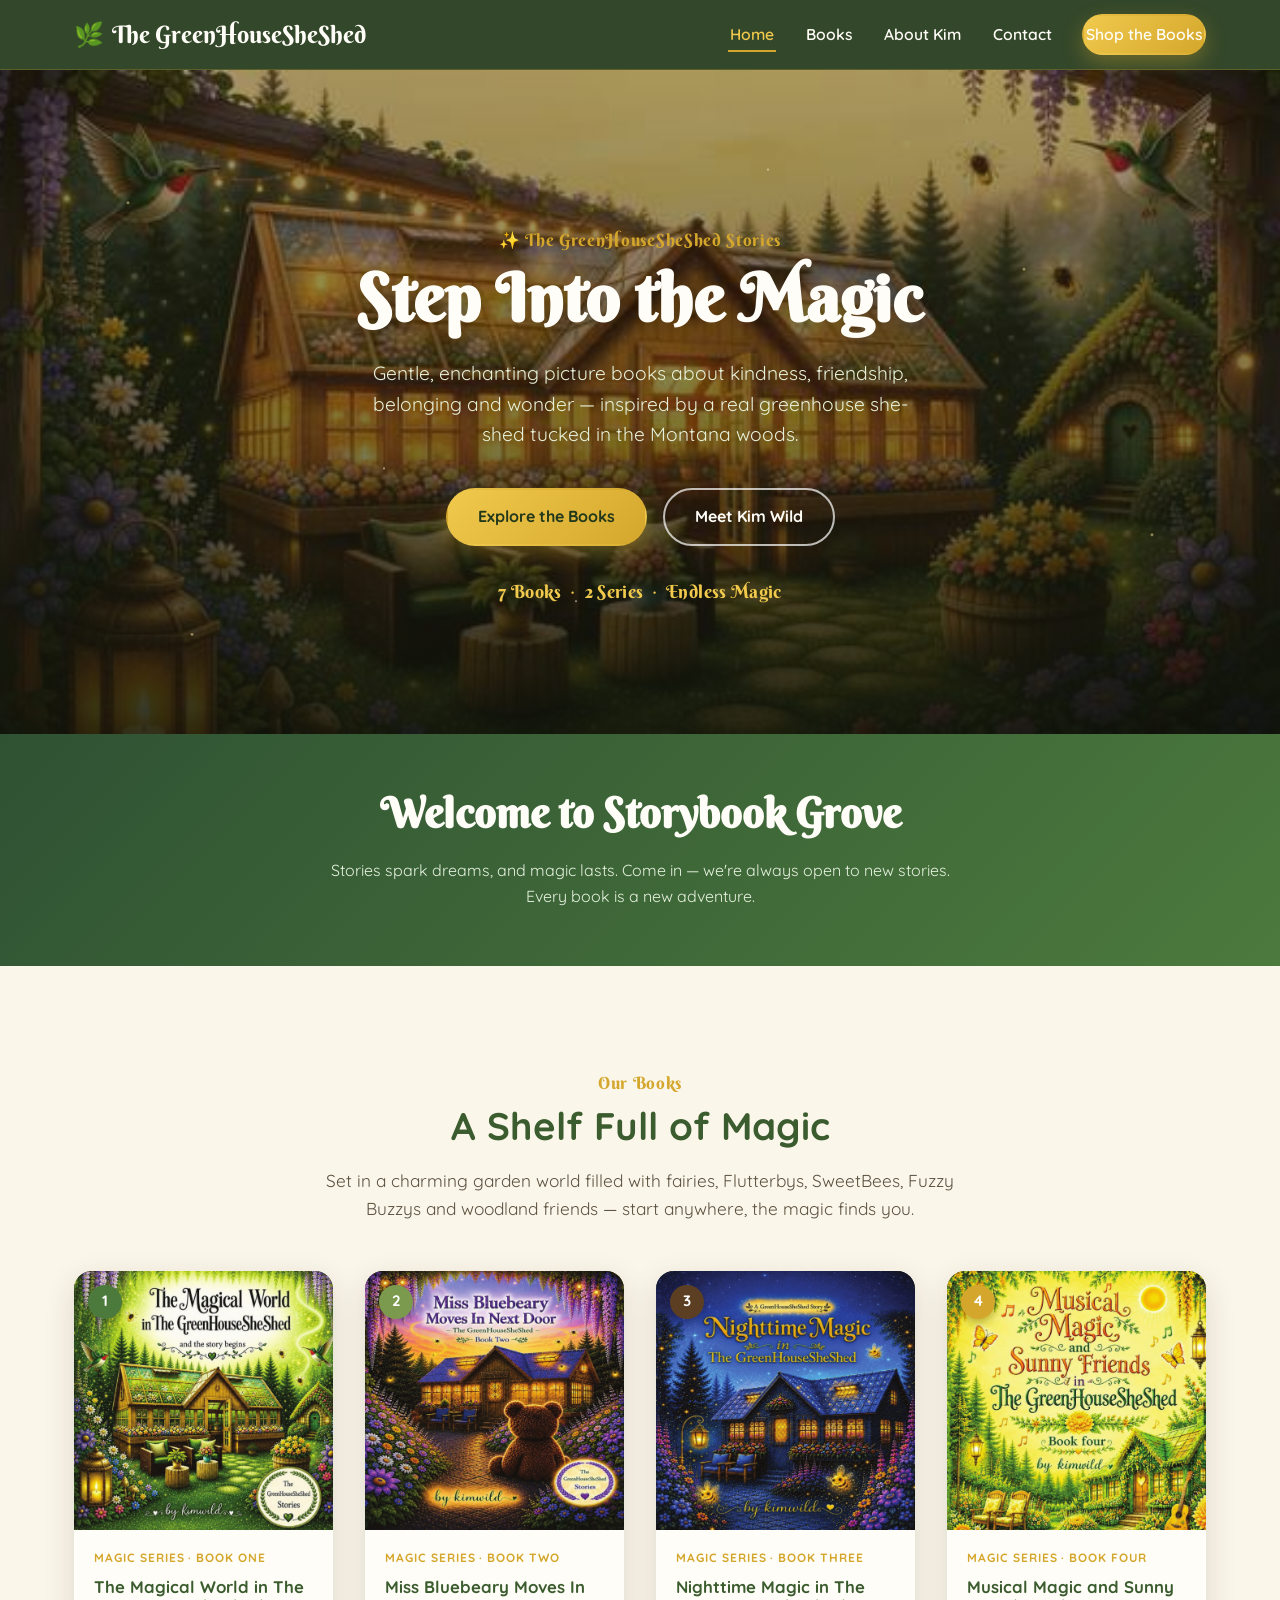
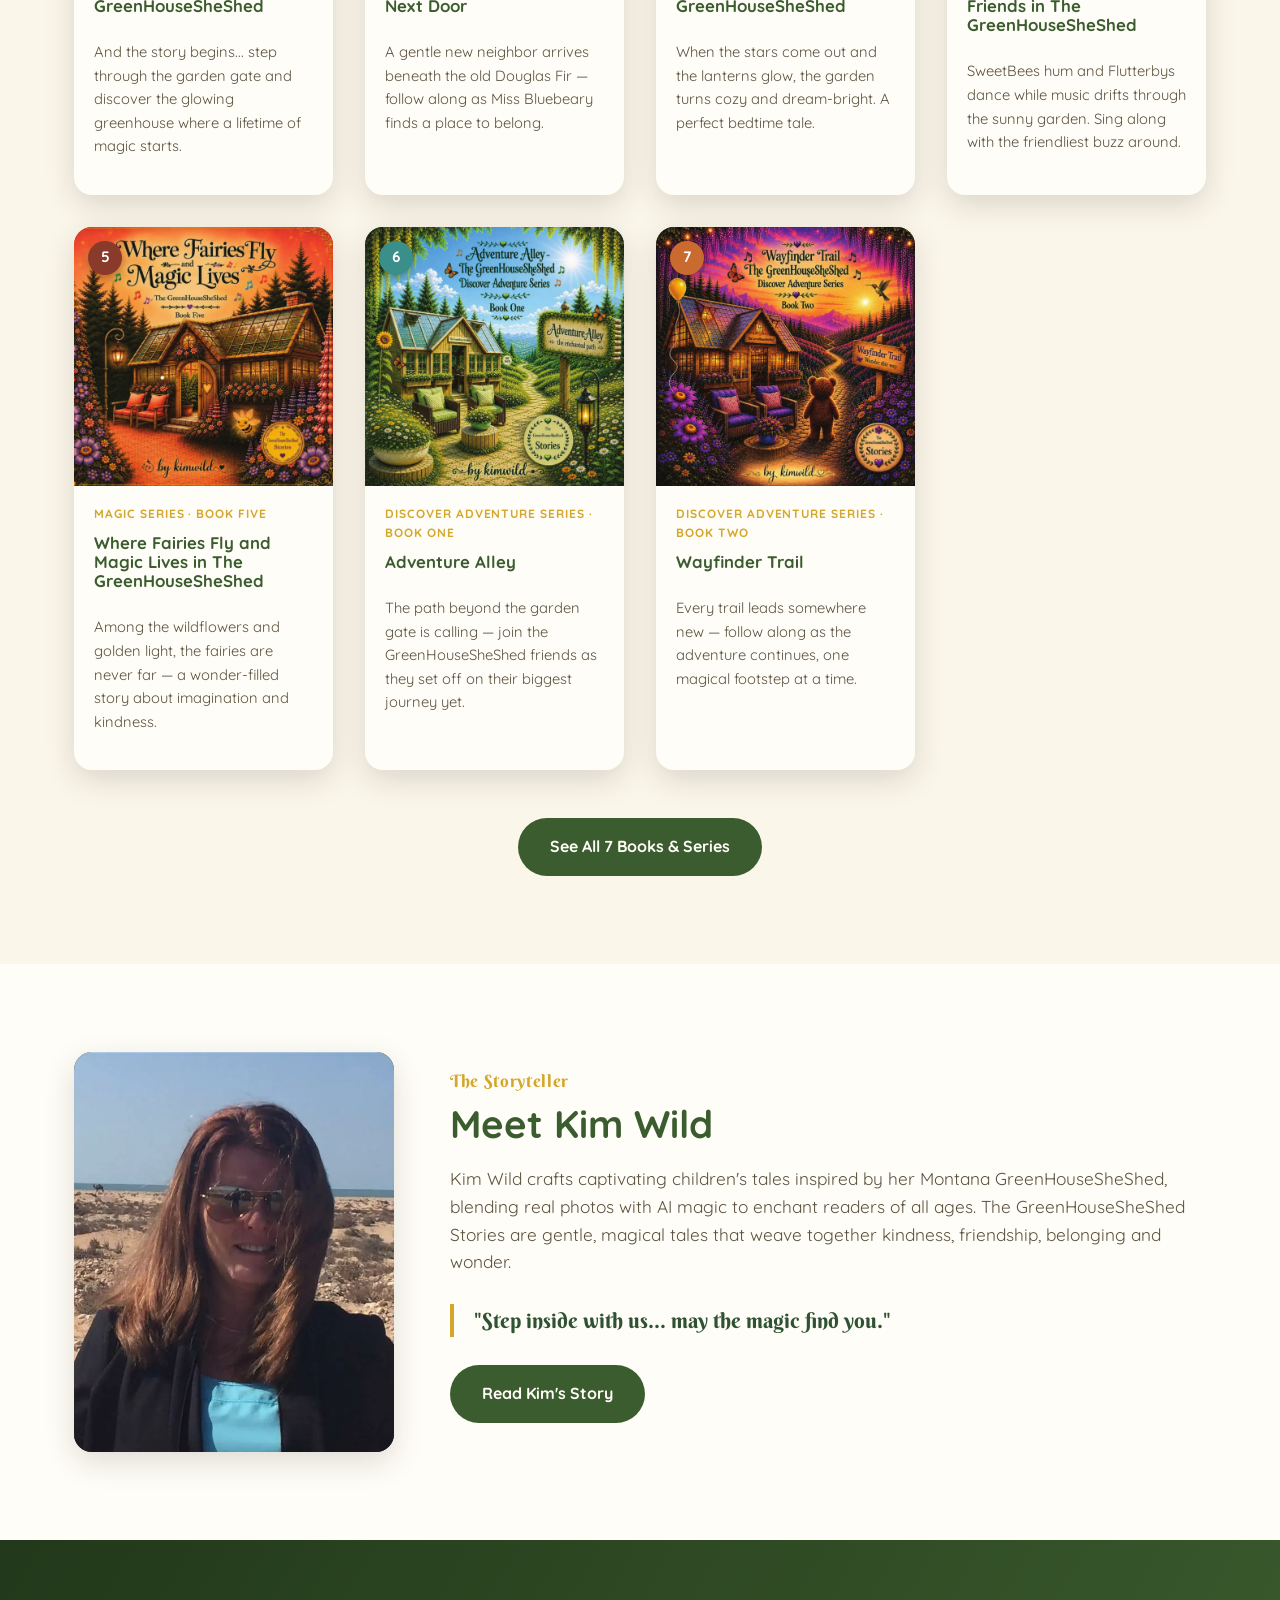
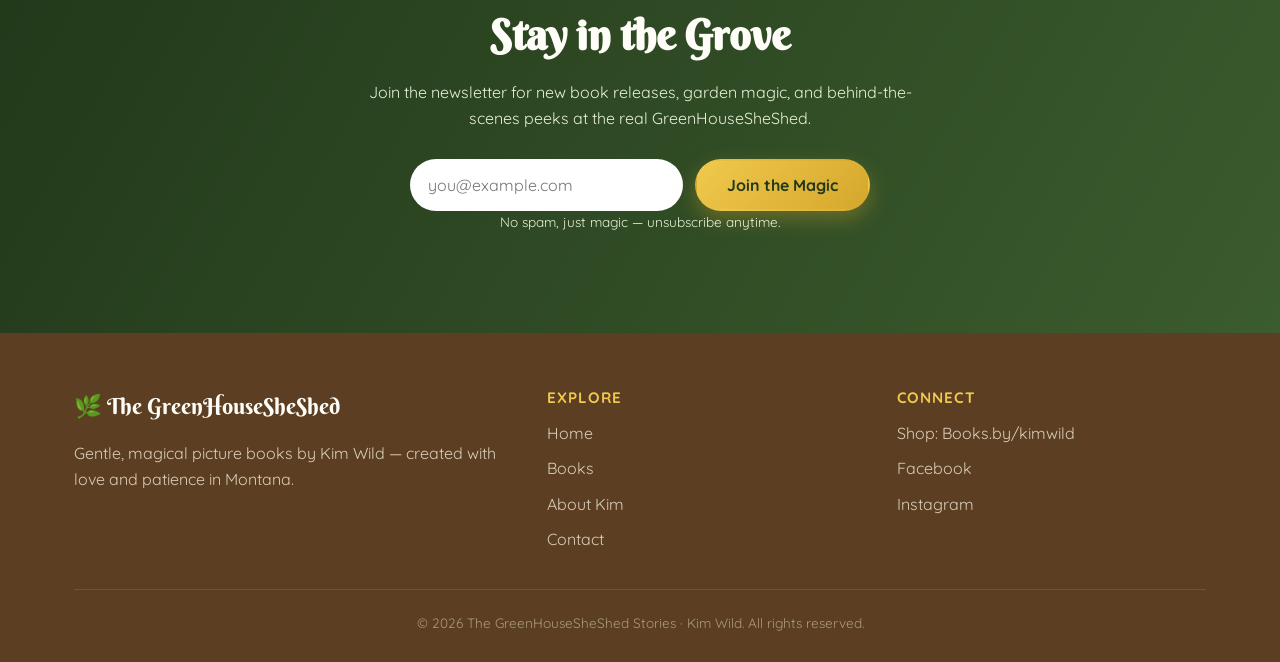
<file: index.html>
<!doctype html>
<html lang="en">
<head>
<meta charset="UTF-8">
<meta name="viewport" content="width=device-width, initial-scale=1.0">
<title>The GreenHouseSheShed Stories | Children's Books by Kim Wild</title>
<meta name="description" content="Enchanting children's picture books by Kim Wild, inspired by her real Montana GreenHouseSheShed. 7 books, 2 series, endless magic. Meet fairies, Flutterbys, SweetBees and Miss Bluebeary the bear cub.">
<link rel="icon" href="data:image/svg+xml,<svg xmlns=%22http://www.w3.org/2000/svg%22 viewBox=%220 0 100 100%22><text y=%22.9em%22 font-size=%2290%22>🌿</text></svg>">
<link rel="stylesheet" href="assets/css/style.css">
</head>
<body>

<header class="site-header">
  <nav class="nav">
    <a href="index.html" class="logo"><span class="leaf">🌿</span> The GreenHouseSheShed</a>
    <ul class="nav-links">
      <li><a href="index.html" class="active">Home</a></li>
      <li><a href="books.html">Books</a></li>
      <li><a href="about.html">About Kim</a></li>
      <li><a href="contact.html">Contact</a></li>
      <li><a href="https://books.by/kimwild" target="_blank" rel="noopener" class="btn btn-gold btn-small">Shop the Books</a></li>
    </ul>
    <button class="nav-toggle" aria-label="Toggle menu" aria-expanded="false">☰</button>
  </nav>
</header>

<section class="hero">
  <div class="container hero-content">
    <p class="eyebrow">✨ The GreenHouseSheShed Stories</p>
    <h1>Step Into the Magic</h1>
    <p class="tagline">Gentle, enchanting picture books about kindness, friendship, belonging and wonder — inspired by a real greenhouse she-shed tucked in the Montana woods.</p>
    <div class="hero-cta">
      <a href="books.html" class="btn btn-gold">Explore the Books</a>
      <a href="about.html" class="btn btn-outline">Meet Kim Wild</a>
    </div>
    <p class="hero-stat">7 Books &nbsp;·&nbsp; 2 Series &nbsp;·&nbsp; Endless Magic</p>
  </div>
</section>

<section class="grove-banner">
  <div class="container">
    <h2>Welcome to Storybook Grove</h2>
    <p>Stories spark dreams, and magic lasts. Come in — we're always open to new stories. Every book is a new adventure.</p>
  </div>
</section>

<section id="books">
  <div class="container">
    <p class="eyebrow center" style="display:block">Our Books</p>
    <h2 class="section-title center">A Shelf Full of Magic</h2>
    <p class="section-lede center">Set in a charming garden world filled with fairies, Flutterbys, SweetBees, Fuzzy Buzzys and woodland friends — start anywhere, the magic finds you.</p>

    <div class="book-grid">

      <article class="book-card">
        <div class="book-number n1">1</div>
        <div class="cover cover-1">
          <img src="assets/images/covers/book-1-the-magical-world.jpg" alt="The Magical World in The GreenHouseSheShed book cover" loading="lazy" onerror="this.remove()">
          <div class="cover-fallback">
            <div class="glyph">🌿✨</div>
            <div class="cf-title">The Magical World in The GreenHouseSheShed</div>
            <div class="cf-by">by kimwild</div>
          </div>
        </div>
        <div class="book-body">
          <span class="book-series-tag">Magic Series · Book One</span>
          <h3 class="book-title">The Magical World in The GreenHouseSheShed</h3>
          <p class="book-blurb">And the story begins... step through the garden gate and discover the glowing greenhouse where a lifetime of magic starts.</p>
        </div>
      </article>

      <article class="book-card">
        <div class="book-number n2">2</div>
        <div class="cover cover-2">
          <img src="assets/images/covers/book-2-miss-bluebeary.jpg" alt="Miss Bluebeary Moves In Next Door book cover" loading="lazy" onerror="this.remove()">
          <div class="cover-fallback">
            <div class="glyph">🐻🤎</div>
            <div class="cf-title">Miss Bluebeary Moves In Next Door</div>
            <div class="cf-by">by kimwild</div>
          </div>
        </div>
        <div class="book-body">
          <span class="book-series-tag">Magic Series · Book Two</span>
          <h3 class="book-title">Miss Bluebeary Moves In Next Door</h3>
          <p class="book-blurb">A gentle new neighbor arrives beneath the old Douglas Fir — follow along as Miss Bluebeary finds a place to belong.</p>
        </div>
      </article>

      <article class="book-card">
        <div class="book-number n3">3</div>
        <div class="cover cover-3">
          <img src="assets/images/covers/book-3-nighttime-magic.jpg" alt="Nighttime Magic in The GreenHouseSheShed book cover" loading="lazy" onerror="this.remove()">
          <div class="cover-fallback">
            <div class="glyph">🌙⭐</div>
            <div class="cf-title">Nighttime Magic in The GreenHouseSheShed</div>
            <div class="cf-by">by kimwild</div>
          </div>
        </div>
        <div class="book-body">
          <span class="book-series-tag">Magic Series · Book Three</span>
          <h3 class="book-title">Nighttime Magic in The GreenHouseSheShed</h3>
          <p class="book-blurb">When the stars come out and the lanterns glow, the garden turns cozy and dream-bright. A perfect bedtime tale.</p>
        </div>
      </article>

      <article class="book-card">
        <div class="book-number n4">4</div>
        <div class="cover cover-4">
          <img src="assets/images/covers/book-4-musical-magic.jpg" alt="Musical Magic and Sunny Friends in The GreenHouseSheShed book cover" loading="lazy" onerror="this.remove()">
          <div class="cover-fallback">
            <div class="glyph">🎵🐝</div>
            <div class="cf-title">Musical Magic and Sunny Friends</div>
            <div class="cf-by">by kimwild</div>
          </div>
        </div>
        <div class="book-body">
          <span class="book-series-tag">Magic Series · Book Four</span>
          <h3 class="book-title">Musical Magic and Sunny Friends in The GreenHouseSheShed</h3>
          <p class="book-blurb">SweetBees hum and Flutterbys dance while music drifts through the sunny garden. Sing along with the friendliest buzz around.</p>
        </div>
      </article>

      <article class="book-card">
        <div class="book-number n5">5</div>
        <div class="cover cover-5">
          <img src="assets/images/covers/book-5-where-fairies-fly.jpg" alt="Where Fairies Fly and Magic Lives book cover" loading="lazy" onerror="this.remove()">
          <div class="cover-fallback">
            <div class="glyph">🧚🌼</div>
            <div class="cf-title">Where Fairies Fly and Magic Lives</div>
            <div class="cf-by">by kimwild</div>
          </div>
        </div>
        <div class="book-body">
          <span class="book-series-tag">Magic Series · Book Five</span>
          <h3 class="book-title">Where Fairies Fly and Magic Lives in The GreenHouseSheShed</h3>
          <p class="book-blurb">Among the wildflowers and golden light, the fairies are never far — a wonder-filled story about imagination and kindness.</p>
        </div>
      </article>

      <article class="book-card">
        <div class="book-number n6">6</div>
        <div class="cover cover-6">
          <img src="assets/images/covers/book-6-adventure-alley.jpg" alt="Adventure Alley book cover" loading="lazy" onerror="this.remove()">
          <div class="cover-fallback">
            <div class="glyph">🧭🦋</div>
            <div class="cf-title">Adventure Alley</div>
            <div class="cf-by">by kimwild</div>
          </div>
        </div>
        <div class="book-body">
          <span class="book-series-tag">Discover Adventure Series · Book One</span>
          <h3 class="book-title">Adventure Alley</h3>
          <p class="book-blurb">The path beyond the garden gate is calling — join the GreenHouseSheShed friends as they set off on their biggest journey yet.</p>
        </div>
      </article>

      <article class="book-card">
        <div class="book-number n7">7</div>
        <div class="cover cover-7">
          <img src="assets/images/covers/book-7-wayfinder-trail.jpg" alt="Wayfinder Trail book cover" loading="lazy" onerror="this.remove()">
          <div class="cover-fallback">
            <div class="glyph">🗺️🌲</div>
            <div class="cf-title">Wayfinder Trail</div>
            <div class="cf-by">by kimwild</div>
          </div>
        </div>
        <div class="book-body">
          <span class="book-series-tag">Discover Adventure Series · Book Two</span>
          <h3 class="book-title">Wayfinder Trail</h3>
          <p class="book-blurb">Every trail leads somewhere new — follow along as the adventure continues, one magical footstep at a time.</p>
        </div>
      </article>

    </div>

    <div class="center" style="margin-top:48px">
      <a href="books.html" class="btn btn-forest">See All 7 Books &amp; Series</a>
    </div>
  </div>
</section>

<section style="background:var(--cream-light)">
  <div class="container about-grid">
    <div class="portrait">
      <img src="assets/images/author-kim-wild.webp" alt="Kim Wild, author and illustrator" loading="lazy" onerror="this.remove()">
      <div class="portrait-fallback">Kim Wild<br>Author &amp; Illustrator</div>
    </div>
    <div>
      <p class="eyebrow">The Storyteller</p>
      <h2 class="section-title">Meet Kim Wild</h2>
      <p class="section-lede" style="max-width:none">Kim Wild crafts captivating children's tales inspired by her Montana GreenHouseSheShed, blending real photos with AI magic to enchant readers of all ages. The GreenHouseSheShed Stories are gentle, magical tales that weave together kindness, friendship, belonging and wonder.</p>
      <p class="pull-quote">"Step inside with us… may the magic find you."</p>
      <a href="about.html" class="btn btn-forest">Read Kim's Story</a>
    </div>
  </div>
</section>

<section class="cta-band">
  <div class="container">
    <h2>Stay in the Grove</h2>
    <p>Join the newsletter for new book releases, garden magic, and behind-the-scenes peeks at the real GreenHouseSheShed.</p>
    <form class="signup-form">
      <input type="email" placeholder="you@example.com" required aria-label="Email address">
      <button type="submit" class="btn btn-gold">Join the Magic</button>
    </form>
    <p class="form-note">No spam, just magic — unsubscribe anytime.</p>
  </div>
</section>

<footer class="site-footer">
  <div class="container">
    <div class="footer-grid">
      <div>
        <div class="footer-logo">🌿 The GreenHouseSheShed</div>
        <p>Gentle, magical picture books by Kim Wild — created with love and patience in Montana.</p>
      </div>
      <div class="footer-col">
        <h4>Explore</h4>
        <ul>
          <li><a href="index.html">Home</a></li>
          <li><a href="books.html">Books</a></li>
          <li><a href="about.html">About Kim</a></li>
          <li><a href="contact.html">Contact</a></li>
        </ul>
      </div>
      <div class="footer-col">
        <h4>Connect</h4>
        <ul>
          <li><a href="https://books.by/kimwild" target="_blank" rel="noopener">Shop: Books.by/kimwild</a></li>
          <li><a href="https://facebook.com/thegreenhousesheshed" target="_blank" rel="noopener">Facebook</a></li>
          <li><a href="https://instagram.com/byKimWild" target="_blank" rel="noopener">Instagram</a></li>
        </ul>
      </div>
    </div>
    <div class="footer-bottom">&copy; <span id="year"></span> The GreenHouseSheShed Stories · Kim Wild. All rights reserved.</div>
  </div>
</footer>

<script src="assets/js/main.js"></script>
<script>document.getElementById('year').textContent = new Date().getFullYear();</script>
</body>
</html>
</file>
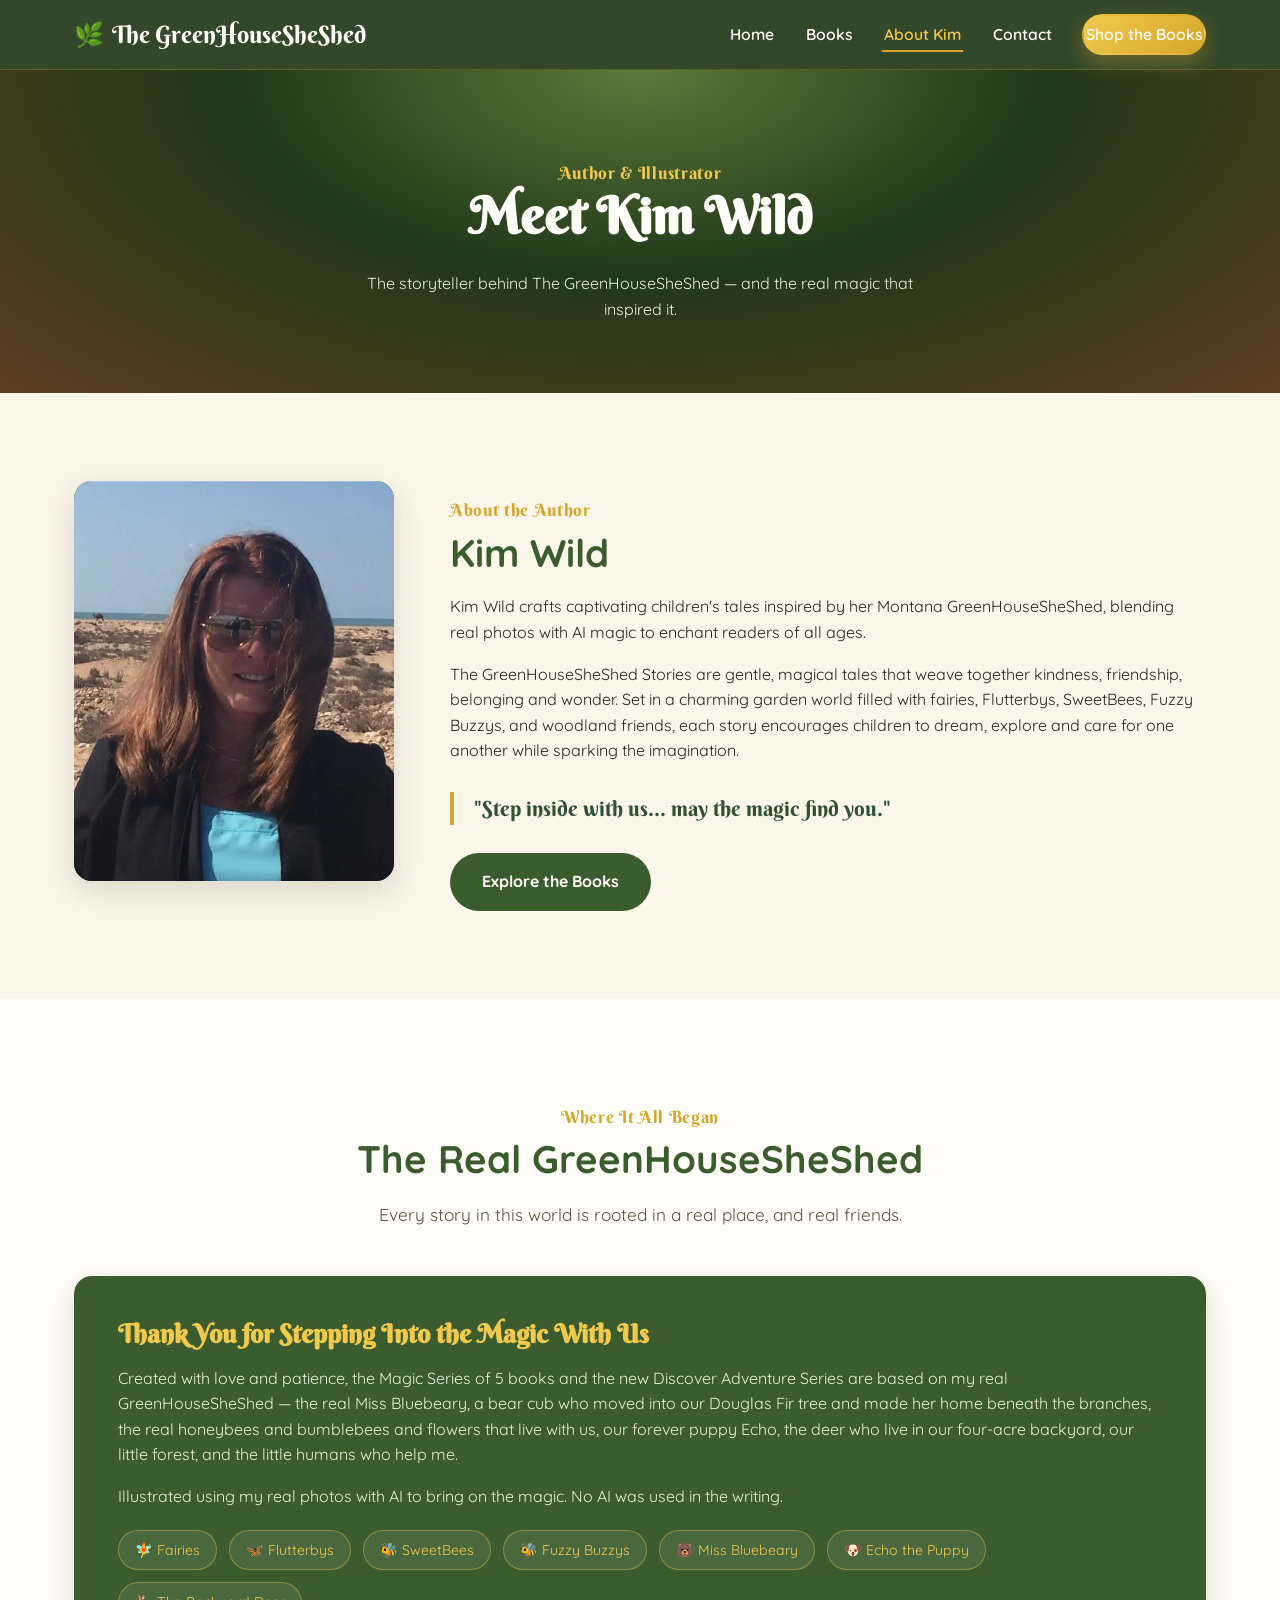
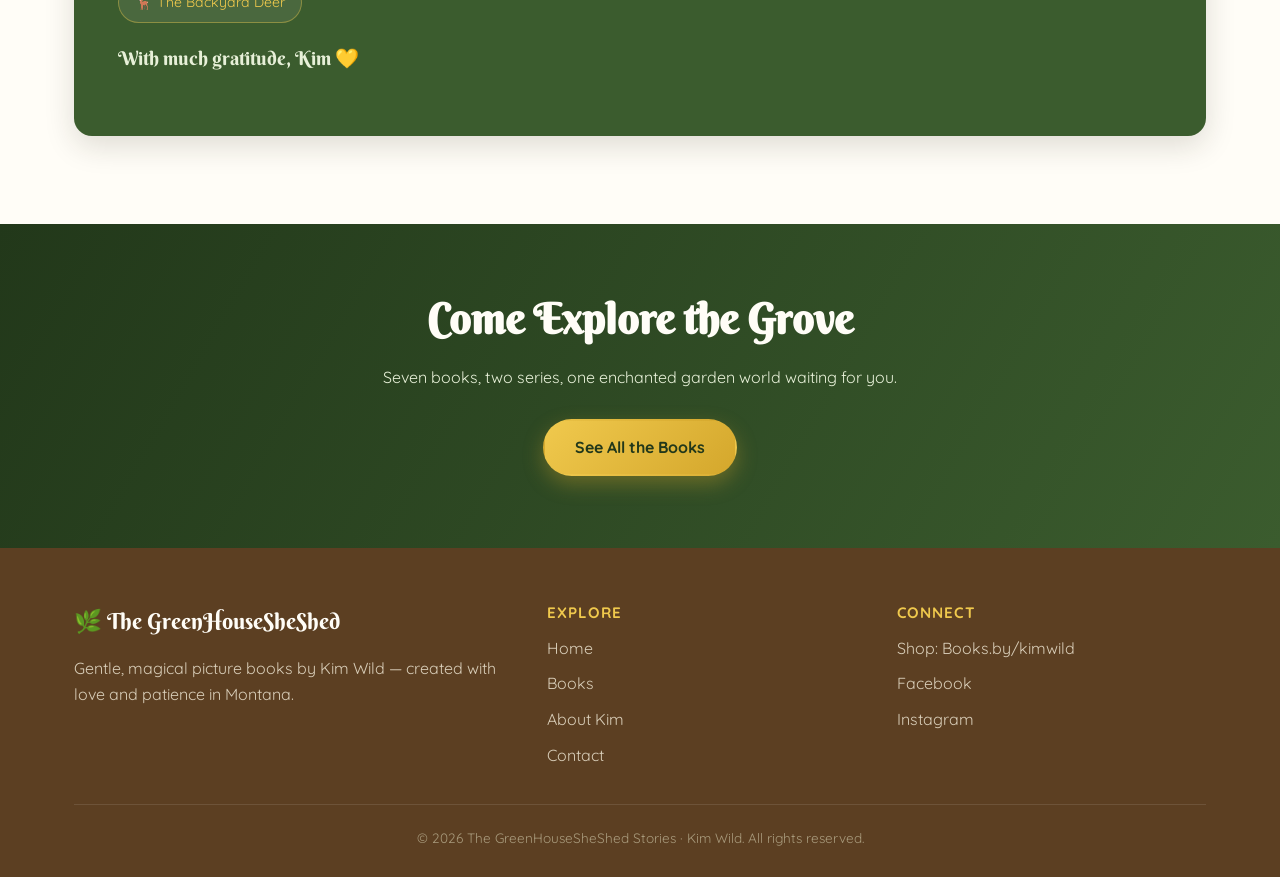
<file: about.html>
<!doctype html>
<html lang="en">
<head>
<meta charset="UTF-8">
<meta name="viewport" content="width=device-width, initial-scale=1.0">
<title>About Kim Wild | The GreenHouseSheShed Stories</title>
<meta name="description" content="Meet Kim Wild, author and illustrator of The GreenHouseSheShed Stories, and the real Montana greenhouse she-shed that inspired the books.">
<link rel="icon" href="data:image/svg+xml,<svg xmlns=%22http://www.w3.org/2000/svg%22 viewBox=%220 0 100 100%22><text y=%22.9em%22 font-size=%2290%22>🌿</text></svg>">
<link rel="stylesheet" href="assets/css/style.css">
</head>
<body>

<header class="site-header">
  <nav class="nav">
    <a href="index.html" class="logo"><span class="leaf">🌿</span> The GreenHouseSheShed</a>
    <ul class="nav-links">
      <li><a href="index.html">Home</a></li>
      <li><a href="books.html">Books</a></li>
      <li><a href="about.html" class="active">About Kim</a></li>
      <li><a href="contact.html">Contact</a></li>
      <li><a href="https://books.by/kimwild" target="_blank" rel="noopener" class="btn btn-gold btn-small">Shop the Books</a></li>
    </ul>
    <button class="nav-toggle" aria-label="Toggle menu" aria-expanded="false">☰</button>
  </nav>
</header>

<section class="page-hero">
  <div class="container">
    <p class="eyebrow">Author &amp; Illustrator</p>
    <h1>Meet Kim Wild</h1>
    <p>The storyteller behind The GreenHouseSheShed — and the real magic that inspired it.</p>
  </div>
</section>

<section>
  <div class="container about-grid">
    <div class="portrait">
      <img src="assets/images/author-kim-wild.webp" alt="Kim Wild, author and illustrator" loading="lazy" onerror="this.remove()">
      <div class="portrait-fallback">Kim Wild<br>Author &amp; Illustrator</div>
    </div>
    <div>
      <p class="eyebrow">About the Author</p>
      <h2 class="section-title">Kim Wild</h2>
      <p>Kim Wild crafts captivating children's tales inspired by her Montana GreenHouseSheShed, blending real photos with AI magic to enchant readers of all ages.</p>
      <p>The GreenHouseSheShed Stories are gentle, magical tales that weave together kindness, friendship, belonging and wonder. Set in a charming garden world filled with fairies, Flutterbys, SweetBees, Fuzzy Buzzys, and woodland friends, each story encourages children to dream, explore and care for one another while sparking the imagination.</p>
      <p class="pull-quote">"Step inside with us… may the magic find you."</p>
      <a href="books.html" class="btn btn-forest">Explore the Books</a>
    </div>
  </div>
</section>

<section style="background:var(--cream-light)">
  <div class="container">
    <p class="eyebrow center" style="display:block">Where It All Began</p>
    <h2 class="section-title center">The Real GreenHouseSheShed</h2>
    <p class="section-lede center">Every story in this world is rooted in a real place, and real friends.</p>

    <div class="story-panel" style="margin-top:48px">
      <h3>Thank You for Stepping Into the Magic With Us</h3>
      <p>Created with love and patience, the Magic Series of 5 books and the new Discover Adventure Series are based on my real GreenHouseSheShed — the real Miss Bluebeary, a bear cub who moved into our Douglas Fir tree and made her home beneath the branches, the real honeybees and bumblebees and flowers that live with us, our forever puppy Echo, the deer who live in our four-acre backyard, our little forest, and the little humans who help me.</p>
      <p>Illustrated using my real photos with AI to bring on the magic. No AI was used in the writing.</p>
      <div class="chip-row">
        <span class="chip">🧚 Fairies</span>
        <span class="chip">🦋 Flutterbys</span>
        <span class="chip">🐝 SweetBees</span>
        <span class="chip">🐝 Fuzzy Buzzys</span>
        <span class="chip">🐻 Miss Bluebeary</span>
        <span class="chip">🐶 Echo the Puppy</span>
        <span class="chip">🦌 The Backyard Deer</span>
      </div>
      <p class="story-signoff">With much gratitude, Kim 💛</p>
    </div>
  </div>
</section>

<section class="cta-band">
  <div class="container">
    <h2>Come Explore the Grove</h2>
    <p>Seven books, two series, one enchanted garden world waiting for you.</p>
    <a href="books.html" class="btn btn-gold">See All the Books</a>
  </div>
</section>

<footer class="site-footer">
  <div class="container">
    <div class="footer-grid">
      <div>
        <div class="footer-logo">🌿 The GreenHouseSheShed</div>
        <p>Gentle, magical picture books by Kim Wild — created with love and patience in Montana.</p>
      </div>
      <div class="footer-col">
        <h4>Explore</h4>
        <ul>
          <li><a href="index.html">Home</a></li>
          <li><a href="books.html">Books</a></li>
          <li><a href="about.html">About Kim</a></li>
          <li><a href="contact.html">Contact</a></li>
        </ul>
      </div>
      <div class="footer-col">
        <h4>Connect</h4>
        <ul>
          <li><a href="https://books.by/kimwild" target="_blank" rel="noopener">Shop: Books.by/kimwild</a></li>
          <li><a href="https://facebook.com/thegreenhousesheshed" target="_blank" rel="noopener">Facebook</a></li>
          <li><a href="https://instagram.com/byKimWild" target="_blank" rel="noopener">Instagram</a></li>
        </ul>
      </div>
    </div>
    <div class="footer-bottom">&copy; <span id="year"></span> The GreenHouseSheShed Stories · Kim Wild. All rights reserved.</div>
  </div>
</footer>

<script src="assets/js/main.js"></script>
<script>document.getElementById('year').textContent = new Date().getFullYear();</script>
</body>
</html>
</file>
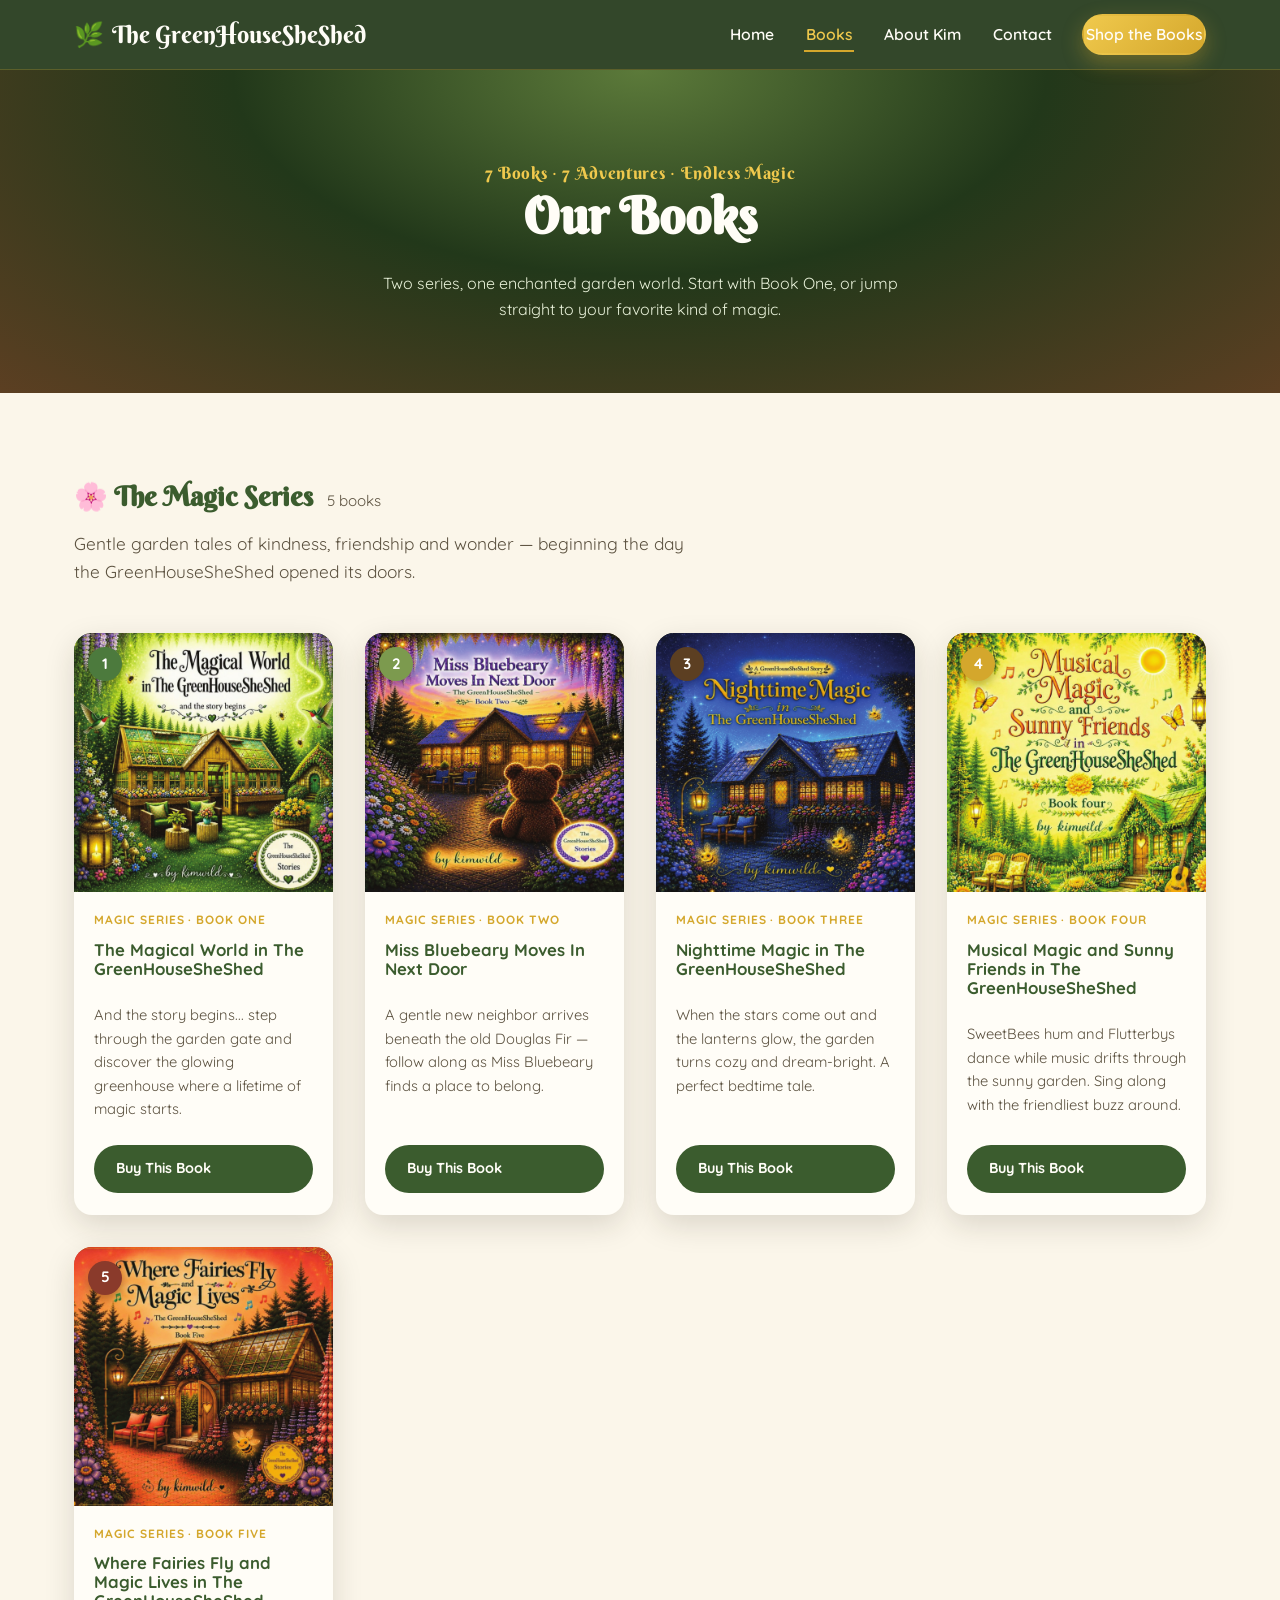
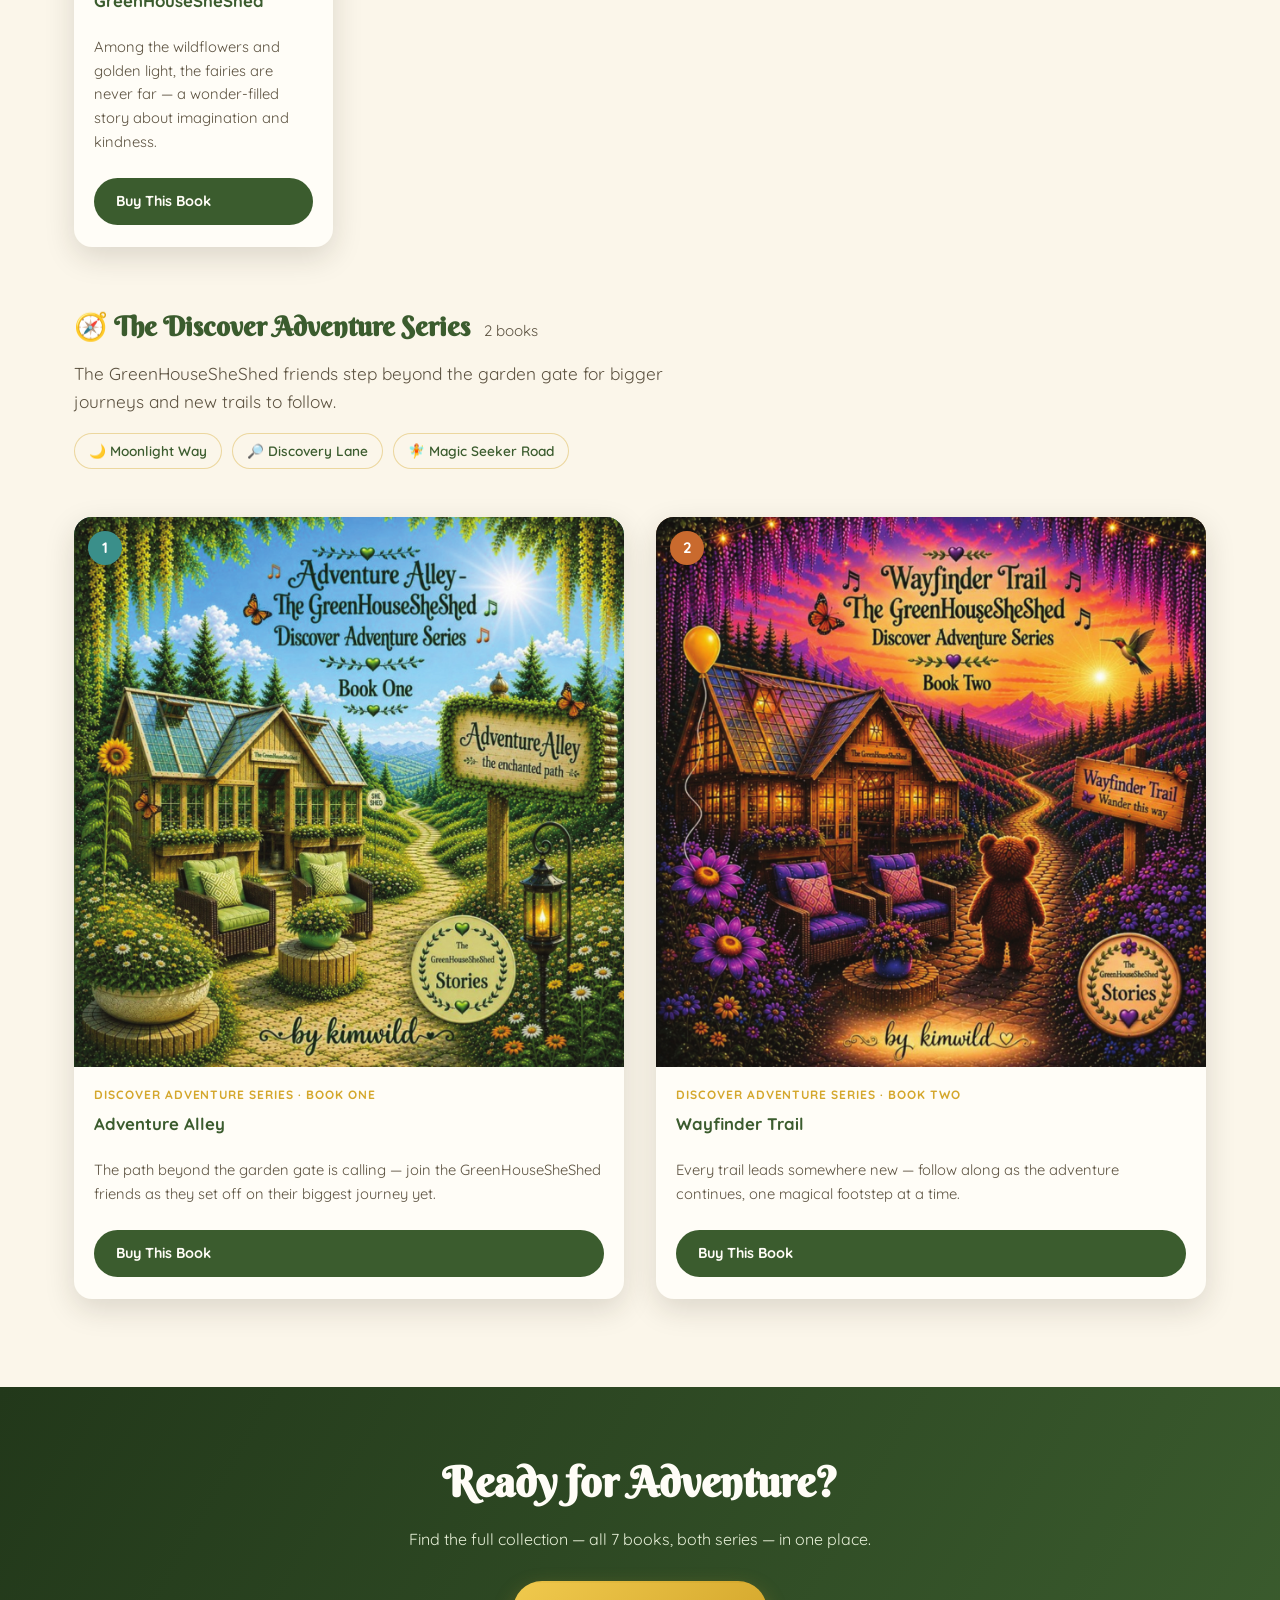
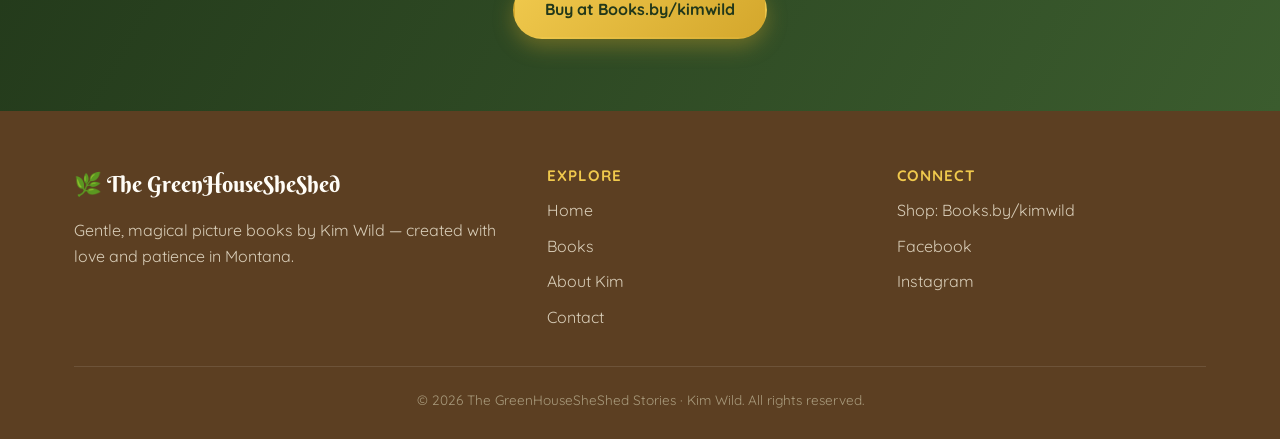
<file: books.html>
<!doctype html>
<html lang="en">
<head>
<meta charset="UTF-8">
<meta name="viewport" content="width=device-width, initial-scale=1.0">
<title>Our Books | The GreenHouseSheShed Stories</title>
<meta name="description" content="All 7 GreenHouseSheShed Stories books: the 5-book Magic Series and the Discover Adventure Series. Buy the collection at Books.by/kimwild.">
<link rel="icon" href="data:image/svg+xml,<svg xmlns=%22http://www.w3.org/2000/svg%22 viewBox=%220 0 100 100%22><text y=%22.9em%22 font-size=%2290%22>🌿</text></svg>">
<link rel="stylesheet" href="assets/css/style.css">
</head>
<body>

<header class="site-header">
  <nav class="nav">
    <a href="index.html" class="logo"><span class="leaf">🌿</span> The GreenHouseSheShed</a>
    <ul class="nav-links">
      <li><a href="index.html">Home</a></li>
      <li><a href="books.html" class="active">Books</a></li>
      <li><a href="about.html">About Kim</a></li>
      <li><a href="contact.html">Contact</a></li>
      <li><a href="https://books.by/kimwild" target="_blank" rel="noopener" class="btn btn-gold btn-small">Shop the Books</a></li>
    </ul>
    <button class="nav-toggle" aria-label="Toggle menu" aria-expanded="false">☰</button>
  </nav>
</header>

<section class="page-hero">
  <div class="container">
    <p class="eyebrow">7 Books · 7 Adventures · Endless Magic</p>
    <h1>Our Books</h1>
    <p>Two series, one enchanted garden world. Start with Book One, or jump straight to your favorite kind of magic.</p>
  </div>
</section>

<section>
  <div class="container">

    <div class="series-block" style="margin-top:0">
      <div class="series-header">
        <h3>🌸 The Magic Series</h3>
        <span class="series-count">5 books</span>
      </div>
      <p class="section-lede">Gentle garden tales of kindness, friendship and wonder — beginning the day the GreenHouseSheShed opened its doors.</p>

      <div class="book-grid">
        <article class="book-card">
          <div class="book-number n1">1</div>
          <div class="cover cover-1">
            <img src="assets/images/covers/book-1-the-magical-world.jpg" alt="The Magical World in The GreenHouseSheShed book cover" loading="lazy" onerror="this.remove()">
            <div class="cover-fallback">
              <div class="glyph">🌿✨</div>
              <div class="cf-title">The Magical World in The GreenHouseSheShed</div>
              <div class="cf-by">by kimwild</div>
            </div>
          </div>
          <div class="book-body">
            <span class="book-series-tag">Magic Series · Book One</span>
            <h3 class="book-title">The Magical World in The GreenHouseSheShed</h3>
            <p class="book-blurb">And the story begins... step through the garden gate and discover the glowing greenhouse where a lifetime of magic starts.</p>
            <a href="https://books.by/kimwild" target="_blank" rel="noopener" class="btn btn-forest btn-small">Buy This Book</a>
          </div>
        </article>

        <article class="book-card">
          <div class="book-number n2">2</div>
          <div class="cover cover-2">
            <img src="assets/images/covers/book-2-miss-bluebeary.jpg" alt="Miss Bluebeary Moves In Next Door book cover" loading="lazy" onerror="this.remove()">
            <div class="cover-fallback">
              <div class="glyph">🐻🤎</div>
              <div class="cf-title">Miss Bluebeary Moves In Next Door</div>
              <div class="cf-by">by kimwild</div>
            </div>
          </div>
          <div class="book-body">
            <span class="book-series-tag">Magic Series · Book Two</span>
            <h3 class="book-title">Miss Bluebeary Moves In Next Door</h3>
            <p class="book-blurb">A gentle new neighbor arrives beneath the old Douglas Fir — follow along as Miss Bluebeary finds a place to belong.</p>
            <a href="https://books.by/kimwild" target="_blank" rel="noopener" class="btn btn-forest btn-small">Buy This Book</a>
          </div>
        </article>

        <article class="book-card">
          <div class="book-number n3">3</div>
          <div class="cover cover-3">
            <img src="assets/images/covers/book-3-nighttime-magic.jpg" alt="Nighttime Magic in The GreenHouseSheShed book cover" loading="lazy" onerror="this.remove()">
            <div class="cover-fallback">
              <div class="glyph">🌙⭐</div>
              <div class="cf-title">Nighttime Magic in The GreenHouseSheShed</div>
              <div class="cf-by">by kimwild</div>
            </div>
          </div>
          <div class="book-body">
            <span class="book-series-tag">Magic Series · Book Three</span>
            <h3 class="book-title">Nighttime Magic in The GreenHouseSheShed</h3>
            <p class="book-blurb">When the stars come out and the lanterns glow, the garden turns cozy and dream-bright. A perfect bedtime tale.</p>
            <a href="https://books.by/kimwild" target="_blank" rel="noopener" class="btn btn-forest btn-small">Buy This Book</a>
          </div>
        </article>

        <article class="book-card">
          <div class="book-number n4">4</div>
          <div class="cover cover-4">
            <img src="assets/images/covers/book-4-musical-magic.jpg" alt="Musical Magic and Sunny Friends in The GreenHouseSheShed book cover" loading="lazy" onerror="this.remove()">
            <div class="cover-fallback">
              <div class="glyph">🎵🐝</div>
              <div class="cf-title">Musical Magic and Sunny Friends</div>
              <div class="cf-by">by kimwild</div>
            </div>
          </div>
          <div class="book-body">
            <span class="book-series-tag">Magic Series · Book Four</span>
            <h3 class="book-title">Musical Magic and Sunny Friends in The GreenHouseSheShed</h3>
            <p class="book-blurb">SweetBees hum and Flutterbys dance while music drifts through the sunny garden. Sing along with the friendliest buzz around.</p>
            <a href="https://books.by/kimwild" target="_blank" rel="noopener" class="btn btn-forest btn-small">Buy This Book</a>
          </div>
        </article>

        <article class="book-card">
          <div class="book-number n5">5</div>
          <div class="cover cover-5">
            <img src="assets/images/covers/book-5-where-fairies-fly.jpg" alt="Where Fairies Fly and Magic Lives book cover" loading="lazy" onerror="this.remove()">
            <div class="cover-fallback">
              <div class="glyph">🧚🌼</div>
              <div class="cf-title">Where Fairies Fly and Magic Lives</div>
              <div class="cf-by">by kimwild</div>
            </div>
          </div>
          <div class="book-body">
            <span class="book-series-tag">Magic Series · Book Five</span>
            <h3 class="book-title">Where Fairies Fly and Magic Lives in The GreenHouseSheShed</h3>
            <p class="book-blurb">Among the wildflowers and golden light, the fairies are never far — a wonder-filled story about imagination and kindness.</p>
            <a href="https://books.by/kimwild" target="_blank" rel="noopener" class="btn btn-forest btn-small">Buy This Book</a>
          </div>
        </article>
      </div>
    </div>

    <div class="series-block">
      <div class="series-header">
        <h3>🧭 The Discover Adventure Series</h3>
        <span class="series-count">2 books</span>
      </div>
      <p class="section-lede">The GreenHouseSheShed friends step beyond the garden gate for bigger journeys and new trails to follow.</p>
      <div class="trail-names">
        <span>🌙 Moonlight Way</span>
        <span>🔎 Discovery Lane</span>
        <span>🧚 Magic Seeker Road</span>
      </div>

      <div class="book-grid">
        <article class="book-card">
          <div class="book-number n6">1</div>
          <div class="cover cover-6">
            <img src="assets/images/covers/book-6-adventure-alley.jpg" alt="Adventure Alley book cover" loading="lazy" onerror="this.remove()">
            <div class="cover-fallback">
              <div class="glyph">🧭🦋</div>
              <div class="cf-title">Adventure Alley</div>
              <div class="cf-by">by kimwild</div>
            </div>
          </div>
          <div class="book-body">
            <span class="book-series-tag">Discover Adventure Series · Book One</span>
            <h3 class="book-title">Adventure Alley</h3>
            <p class="book-blurb">The path beyond the garden gate is calling — join the GreenHouseSheShed friends as they set off on their biggest journey yet.</p>
            <a href="https://books.by/kimwild" target="_blank" rel="noopener" class="btn btn-forest btn-small">Buy This Book</a>
          </div>
        </article>

        <article class="book-card">
          <div class="book-number n7">2</div>
          <div class="cover cover-7">
            <img src="assets/images/covers/book-7-wayfinder-trail.jpg" alt="Wayfinder Trail book cover" loading="lazy" onerror="this.remove()">
            <div class="cover-fallback">
              <div class="glyph">🗺️🌲</div>
              <div class="cf-title">Wayfinder Trail</div>
              <div class="cf-by">by kimwild</div>
            </div>
          </div>
          <div class="book-body">
            <span class="book-series-tag">Discover Adventure Series · Book Two</span>
            <h3 class="book-title">Wayfinder Trail</h3>
            <p class="book-blurb">Every trail leads somewhere new — follow along as the adventure continues, one magical footstep at a time.</p>
            <a href="https://books.by/kimwild" target="_blank" rel="noopener" class="btn btn-forest btn-small">Buy This Book</a>
          </div>
        </article>
      </div>
    </div>

  </div>
</section>

<section class="cta-band">
  <div class="container">
    <h2>Ready for Adventure?</h2>
    <p>Find the full collection — all 7 books, both series — in one place.</p>
    <a href="https://books.by/kimwild" target="_blank" rel="noopener" class="btn btn-gold">Buy at Books.by/kimwild</a>
  </div>
</section>

<footer class="site-footer">
  <div class="container">
    <div class="footer-grid">
      <div>
        <div class="footer-logo">🌿 The GreenHouseSheShed</div>
        <p>Gentle, magical picture books by Kim Wild — created with love and patience in Montana.</p>
      </div>
      <div class="footer-col">
        <h4>Explore</h4>
        <ul>
          <li><a href="index.html">Home</a></li>
          <li><a href="books.html">Books</a></li>
          <li><a href="about.html">About Kim</a></li>
          <li><a href="contact.html">Contact</a></li>
        </ul>
      </div>
      <div class="footer-col">
        <h4>Connect</h4>
        <ul>
          <li><a href="https://books.by/kimwild" target="_blank" rel="noopener">Shop: Books.by/kimwild</a></li>
          <li><a href="https://facebook.com/thegreenhousesheshed" target="_blank" rel="noopener">Facebook</a></li>
          <li><a href="https://instagram.com/byKimWild" target="_blank" rel="noopener">Instagram</a></li>
        </ul>
      </div>
    </div>
    <div class="footer-bottom">&copy; <span id="year"></span> The GreenHouseSheShed Stories · Kim Wild. All rights reserved.</div>
  </div>
</footer>

<script src="assets/js/main.js"></script>
<script>document.getElementById('year').textContent = new Date().getFullYear();</script>
</body>
</html>
</file>
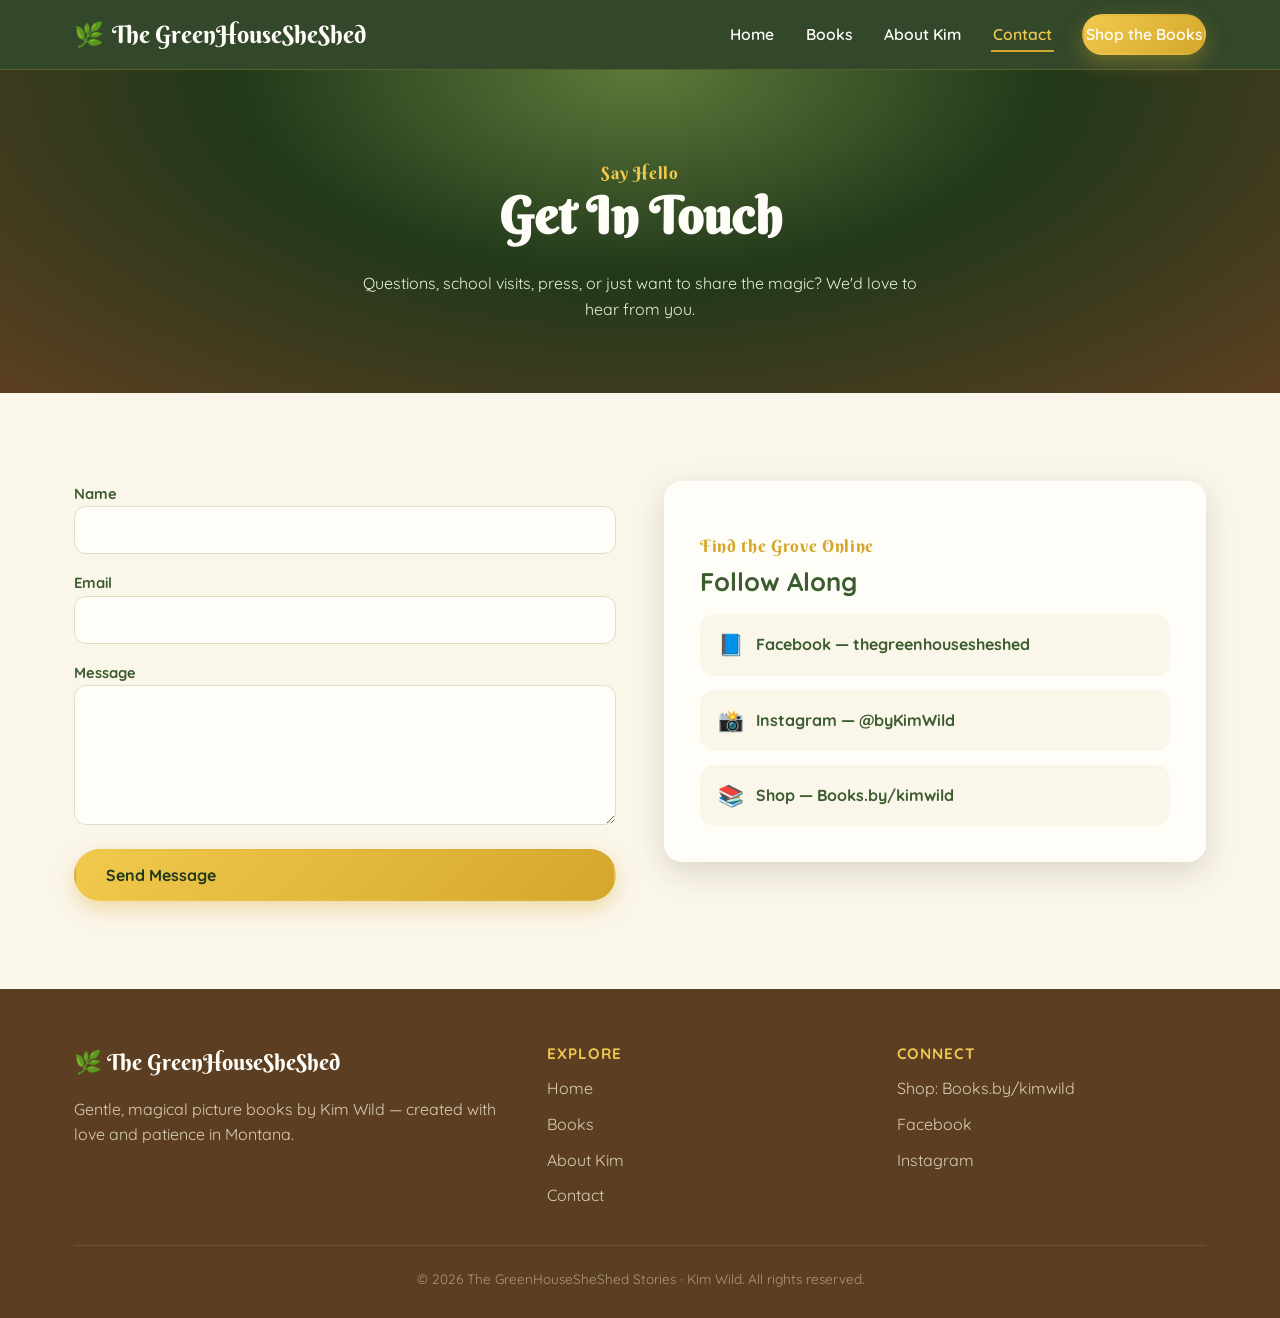
<file: contact.html>
<!doctype html>
<html lang="en">
<head>
<meta charset="UTF-8">
<meta name="viewport" content="width=device-width, initial-scale=1.0">
<title>Contact | The GreenHouseSheShed Stories</title>
<meta name="description" content="Say hello to Kim Wild — find The GreenHouseSheShed Stories on Facebook and Instagram, or send a message.">
<link rel="icon" href="data:image/svg+xml,<svg xmlns=%22http://www.w3.org/2000/svg%22 viewBox=%220 0 100 100%22><text y=%22.9em%22 font-size=%2290%22>🌿</text></svg>">
<link rel="stylesheet" href="assets/css/style.css">
</head>
<body>

<header class="site-header">
  <nav class="nav">
    <a href="index.html" class="logo"><span class="leaf">🌿</span> The GreenHouseSheShed</a>
    <ul class="nav-links">
      <li><a href="index.html">Home</a></li>
      <li><a href="books.html">Books</a></li>
      <li><a href="about.html">About Kim</a></li>
      <li><a href="contact.html" class="active">Contact</a></li>
      <li><a href="https://books.by/kimwild" target="_blank" rel="noopener" class="btn btn-gold btn-small">Shop the Books</a></li>
    </ul>
    <button class="nav-toggle" aria-label="Toggle menu" aria-expanded="false">☰</button>
  </nav>
</header>

<section class="page-hero">
  <div class="container">
    <p class="eyebrow">Say Hello</p>
    <h1>Get In Touch</h1>
    <p>Questions, school visits, press, or just want to share the magic? We'd love to hear from you.</p>
  </div>
</section>

<section>
  <div class="container contact-grid">
    <form class="contact-form">
      <div>
        <label for="name">Name</label>
        <input type="text" id="name" name="name" required>
      </div>
      <div>
        <label for="email">Email</label>
        <input type="email" id="email" name="email" required>
      </div>
      <div>
        <label for="message">Message</label>
        <textarea id="message" name="message" required></textarea>
      </div>
      <button type="submit" class="btn btn-gold">Send Message</button>
    </form>

    <div class="social-panel">
      <p class="eyebrow" style="display:block">Find the Grove Online</p>
      <h2 class="section-title" style="font-size:1.6rem">Follow Along</h2>
      <ul class="social-list">
        <li><a href="https://facebook.com/thegreenhousesheshed" target="_blank" rel="noopener"><span class="icon">📘</span> Facebook — thegreenhousesheshed</a></li>
        <li><a href="https://instagram.com/byKimWild" target="_blank" rel="noopener"><span class="icon">📸</span> Instagram — @byKimWild</a></li>
        <li><a href="https://books.by/kimwild" target="_blank" rel="noopener"><span class="icon">📚</span> Shop — Books.by/kimwild</a></li>
      </ul>
    </div>
  </div>
</section>

<footer class="site-footer">
  <div class="container">
    <div class="footer-grid">
      <div>
        <div class="footer-logo">🌿 The GreenHouseSheShed</div>
        <p>Gentle, magical picture books by Kim Wild — created with love and patience in Montana.</p>
      </div>
      <div class="footer-col">
        <h4>Explore</h4>
        <ul>
          <li><a href="index.html">Home</a></li>
          <li><a href="books.html">Books</a></li>
          <li><a href="about.html">About Kim</a></li>
          <li><a href="contact.html">Contact</a></li>
        </ul>
      </div>
      <div class="footer-col">
        <h4>Connect</h4>
        <ul>
          <li><a href="https://books.by/kimwild" target="_blank" rel="noopener">Shop: Books.by/kimwild</a></li>
          <li><a href="https://facebook.com/thegreenhousesheshed" target="_blank" rel="noopener">Facebook</a></li>
          <li><a href="https://instagram.com/byKimWild" target="_blank" rel="noopener">Instagram</a></li>
        </ul>
      </div>
    </div>
    <div class="footer-bottom">&copy; <span id="year"></span> The GreenHouseSheShed Stories · Kim Wild. All rights reserved.</div>
  </div>
</footer>

<script src="assets/js/main.js"></script>
<script>document.getElementById('year').textContent = new Date().getFullYear();</script>
</body>
</html>
</file>
<file: assets/css/style.css>
/* ==========================================================================
   The GreenHouseSheShed Stories — site styles
   ========================================================================== */

@import url('https://fonts.googleapis.com/css2?family=Berkshire+Swash&family=Quicksand:wght@400;500;600;700&display=swap');

:root {
  --forest-deep: #3b5c2e;
  --forest-twilight: #22381a;
  --moss: #7c9a4e;
  --green-forest: #2f5233;
  --green-meadow: #4c7a3d;
  --green-light: #7fae62;
  --gold: #d4a72c;
  --gold-light: #f0c94d;
  --rust: #8a3a2b;
  --teal: #3a8f8a;
  --bark: #5c3f22;
  --cream: #fbf6ea;
  --cream-light: #fffdf7;
  --ink: #2e2417;
  --ink-soft: #5c5240;
  --shadow: 0 10px 30px rgba(43, 35, 20, 0.15);
  --radius: 18px;
  --font-display: 'Berkshire Swash', cursive;
  --font-body: 'Quicksand', sans-serif;
}

* { box-sizing: border-box; }

html { scroll-behavior: smooth; }

body {
  margin: 0;
  font-family: var(--font-body);
  color: var(--ink);
  background: var(--cream);
  line-height: 1.6;
  overflow-x: hidden;
}

img { max-width: 100%; display: block; }

a { color: inherit; text-decoration: none; }

h1, h2, h3, h4 { margin: 0 0 0.5em; font-weight: 700; line-height: 1.15; }

.container {
  width: 100%;
  max-width: 1180px;
  margin: 0 auto;
  padding: 0 24px;
}

.eyebrow {
  display: inline-block;
  font-family: var(--font-display);
  font-size: 1.05rem;
  color: var(--gold);
  letter-spacing: 0.04em;
  margin-bottom: 0.4em;
}

.section-title {
  font-size: clamp(1.8rem, 3vw, 2.6rem);
  color: var(--forest-deep);
}

.section-lede {
  max-width: 640px;
  color: var(--ink-soft);
  font-size: 1.08rem;
}

.center { text-align: center; margin-left: auto; margin-right: auto; }

section { padding: 88px 0; position: relative; }

.divider {
  display: flex;
  justify-content: center;
  margin: 8px 0 40px;
  color: var(--gold);
  font-size: 1.3rem;
  letter-spacing: 0.5em;
  opacity: 0.7;
}

/* ---------- Buttons ---------- */

.btn {
  display: inline-flex;
  align-items: center;
  gap: 8px;
  padding: 14px 30px;
  border-radius: 999px;
  font-family: var(--font-body);
  font-weight: 700;
  font-size: 1rem;
  border: 2px solid transparent;
  cursor: pointer;
  transition: transform 0.2s ease, box-shadow 0.2s ease, background 0.2s ease, color 0.2s ease;
}

.btn:hover { transform: translateY(-2px); }

.btn-gold {
  background: linear-gradient(135deg, var(--gold-light), var(--gold));
  color: var(--forest-twilight);
  box-shadow: 0 8px 20px rgba(212, 167, 44, 0.35);
}
.btn-gold:hover { box-shadow: 0 12px 26px rgba(212, 167, 44, 0.45); }

.btn-outline {
  background: transparent;
  border-color: rgba(255, 255, 255, 0.7);
  color: var(--cream-light);
}
.btn-outline:hover { background: rgba(255, 255, 255, 0.12); }

.btn-forest {
  background: var(--forest-deep);
  color: var(--cream-light);
}
.btn-forest:hover { background: var(--forest-twilight); }

.btn-small { padding: 10px 20px; font-size: 0.9rem; }

/* ---------- Header / Nav ---------- */

.site-header {
  position: sticky;
  top: 0;
  z-index: 100;
  background: rgba(34, 56, 26, 0.92);
  backdrop-filter: blur(8px);
  border-bottom: 1px solid rgba(212, 167, 44, 0.25);
}

.nav {
  display: flex;
  align-items: center;
  justify-content: space-between;
  padding: 14px 24px;
  max-width: 1180px;
  margin: 0 auto;
}

.logo {
  font-family: var(--font-display);
  font-size: 1.5rem;
  color: var(--cream-light);
  display: flex;
  align-items: center;
  gap: 8px;
}
.logo .leaf { color: var(--green-light); }

.nav-links {
  display: flex;
  align-items: center;
  gap: 28px;
  list-style: none;
  margin: 0;
  padding: 0;
}

.nav-links a {
  color: var(--cream-light);
  font-weight: 600;
  font-size: 0.98rem;
  padding: 6px 2px;
  border-bottom: 2px solid transparent;
  transition: border-color 0.2s ease, color 0.2s ease;
}

.nav-links a:hover,
.nav-links a.active {
  border-color: var(--gold);
  color: var(--gold-light);
}

.nav-toggle {
  display: none;
  background: none;
  border: none;
  color: var(--cream-light);
  font-size: 1.6rem;
  cursor: pointer;
}

/* ---------- Hero ---------- */

.hero {
  position: relative;
  padding: 140px 0 110px;
  background:
    linear-gradient(180deg, rgba(26, 34, 20, 0.35) 0%, rgba(20, 26, 15, 0.55) 55%, rgba(15, 19, 11, 0.85) 100%),
    url('../images/hero-magic.jpg') center 65% / cover no-repeat,
    radial-gradient(ellipse at top, #5c7a3a 0%, var(--forest-twilight) 45%, var(--bark) 100%);
  color: var(--cream-light);
  overflow: hidden;
  text-align: center;
}

.hero::before,
.hero::after {
  content: '';
  position: absolute;
  inset: 0;
  background-image:
    radial-gradient(2px 2px at 10% 20%, #ffe9a8, transparent),
    radial-gradient(2px 2px at 80% 30%, #ffe9a8, transparent),
    radial-gradient(1.5px 1.5px at 60% 15%, #fff5d6, transparent),
    radial-gradient(1.5px 1.5px at 30% 60%, #fff5d6, transparent),
    radial-gradient(2px 2px at 90% 70%, #ffe9a8, transparent),
    radial-gradient(1.5px 1.5px at 45% 80%, #fff5d6, transparent),
    radial-gradient(2px 2px at 15% 85%, #ffe9a8, transparent);
  opacity: 0.55;
  animation: twinkle 4s ease-in-out infinite alternate;
  pointer-events: none;
}
.hero::after { animation-delay: 2s; opacity: 0.3; }

@keyframes twinkle {
  from { opacity: 0.2; }
  to { opacity: 0.6; }
}

.hero-content { position: relative; z-index: 2; max-width: 760px; margin: 0 auto; }

.hero h1 {
  font-family: var(--font-display);
  font-size: clamp(2.4rem, 5.5vw, 4.2rem);
  color: var(--cream-light);
  text-shadow: 0 4px 24px rgba(0,0,0,0.35);
  margin-bottom: 0.3em;
}

.hero p.tagline {
  font-size: 1.2rem;
  color: #e7f0d8;
  max-width: 560px;
  margin: 0 auto 2em;
}

.hero-cta { display: flex; gap: 16px; justify-content: center; flex-wrap: wrap; margin-bottom: 2em; }

.hero-stat {
  font-family: var(--font-display);
  color: var(--gold-light);
  font-size: 1.1rem;
  letter-spacing: 0.02em;
}

.greenhouse-silhouette {
  position: absolute;
  bottom: -10px;
  left: 50%;
  transform: translateX(-50%);
  width: min(900px, 120%);
  opacity: 0.9;
  z-index: 1;
}

/* ---------- Storybook Grove banner ---------- */

.grove-banner {
  background: linear-gradient(135deg, var(--green-forest), var(--green-meadow));
  color: var(--cream-light);
  padding: 56px 0;
  text-align: center;
}
.grove-banner h2 {
  font-family: var(--font-display);
  font-size: clamp(1.8rem, 3.5vw, 2.6rem);
  color: var(--cream-light);
}
.grove-banner p { color: #e5f1de; max-width: 620px; margin: 0 auto; }

/* ---------- Book shelf / grid ---------- */

.book-grid {
  display: grid;
  grid-template-columns: repeat(auto-fit, minmax(210px, 1fr));
  gap: 32px;
  margin-top: 48px;
}

.book-card {
  background: var(--cream-light);
  border-radius: var(--radius);
  box-shadow: var(--shadow);
  overflow: hidden;
  display: flex;
  flex-direction: column;
  transition: transform 0.25s ease, box-shadow 0.25s ease;
  position: relative;
}
.book-card:hover { transform: translateY(-6px); box-shadow: 0 18px 38px rgba(43,35,20,0.22); }

.book-number {
  position: absolute;
  top: 14px;
  left: 14px;
  z-index: 3;
  width: 34px;
  height: 34px;
  border-radius: 50%;
  display: flex;
  align-items: center;
  justify-content: center;
  color: #fff;
  font-weight: 700;
  font-size: 0.95rem;
  box-shadow: 0 4px 10px rgba(0,0,0,0.25);
}
.n1 { background: var(--green-meadow); }
.n2 { background: var(--moss); }
.n3 { background: var(--bark); }
.n4 { background: var(--gold); }
.n5 { background: var(--rust); }
.n6 { background: var(--teal); }
.n7 { background: #c96a2e; }

.cover {
  position: relative;
  aspect-ratio: 1 / 1;
  overflow: hidden;
}
.cover img {
  position: absolute;
  inset: 0;
  width: 100%;
  height: 100%;
  object-fit: cover;
  z-index: 2;
}
.cover-fallback {
  position: absolute;
  inset: 0;
  display: flex;
  flex-direction: column;
  align-items: center;
  justify-content: center;
  text-align: center;
  padding: 20px;
  color: var(--cream-light);
}
.cover-fallback .glyph { font-size: 2.2rem; margin-bottom: 10px; }
.cover-fallback .cf-title {
  font-family: var(--font-display);
  font-size: 1.15rem;
  line-height: 1.25;
  text-shadow: 0 2px 8px rgba(0,0,0,0.35);
}
.cover-fallback .cf-by {
  margin-top: 10px;
  font-size: 0.8rem;
  opacity: 0.85;
  font-style: italic;
}

.cover-1 .cover-fallback { background: radial-gradient(circle at 50% 20%, #6fae57, #274d2c 80%); }
.cover-2 .cover-fallback { background: radial-gradient(circle at 50% 20%, #a97d4a, #4a3220 80%); }
.cover-3 .cover-fallback { background: radial-gradient(circle at 50% 20%, #3a5c2b, #142013 80%); }
.cover-4 .cover-fallback { background: radial-gradient(circle at 50% 20%, #e8c750, #a9791f 80%); }
.cover-5 .cover-fallback { background: radial-gradient(circle at 50% 20%, #e8874f, #8a3a2b 80%); }
.cover-6 .cover-fallback { background: radial-gradient(circle at 50% 20%, #3aa89d, #1c4a46 80%); }
.cover-7 .cover-fallback { background: radial-gradient(circle at 50% 20%, #b8863f, #5c3a20 80%); }

.book-body { padding: 18px 20px 22px; display: flex; flex-direction: column; gap: 10px; flex: 1; }
.book-series-tag { font-size: 0.75rem; text-transform: uppercase; letter-spacing: 0.08em; color: var(--gold); font-weight: 700; }
.book-title { font-size: 1.05rem; color: var(--forest-deep); margin: 0; }
.book-blurb { font-size: 0.92rem; color: var(--ink-soft); flex: 1; }

/* ---------- Series section ---------- */

.series-block { margin-top: 64px; }
.series-header { display: flex; align-items: baseline; gap: 14px; flex-wrap: wrap; margin-bottom: 8px; }
.series-header h3 { font-family: var(--font-display); color: var(--forest-deep); font-size: 1.7rem; margin: 0; }
.series-header .series-count { color: var(--ink-soft); font-size: 0.95rem; }
.trail-names {
  display: flex; gap: 10px; flex-wrap: wrap; margin: 14px 0 0;
}
.trail-names span {
  background: var(--cream);
  border: 1px solid rgba(212,167,44,0.4);
  color: var(--forest-deep);
  padding: 6px 14px;
  border-radius: 999px;
  font-size: 0.85rem;
  font-weight: 600;
}

/* ---------- About / two-column ---------- */

.about-grid {
  display: grid;
  grid-template-columns: 320px 1fr;
  gap: 56px;
  align-items: start;
}

.portrait {
  position: relative;
  aspect-ratio: 4/5;
  border-radius: var(--radius);
  overflow: hidden;
  box-shadow: var(--shadow);
}
.portrait img { position: absolute; inset: 0; width: 100%; height: 100%; object-fit: cover; z-index: 2; }
.portrait-fallback {
  position: absolute; inset: 0;
  background: radial-gradient(circle at 50% 25%, #6b8f4e, #22381a 85%);
  display: flex; align-items: center; justify-content: center;
  color: var(--cream-light); font-family: var(--font-display); font-size: 1.1rem;
  text-align: center; padding: 20px;
}

.pull-quote {
  font-family: var(--font-display);
  font-size: 1.3rem;
  color: var(--green-forest);
  border-left: 4px solid var(--gold);
  padding-left: 20px;
  margin: 28px 0;
}

/* ---------- Real story panel ---------- */

.story-panel {
  background: var(--forest-deep);
  color: var(--cream-light);
  border-radius: var(--radius);
  padding: 44px;
  box-shadow: var(--shadow);
}
.story-panel h3 { font-family: var(--font-display); color: var(--gold-light); font-size: 1.6rem; }
.story-panel p { color: #e7f0d8; }
.story-signoff { font-family: var(--font-display); color: var(--gold-light); font-size: 1.2rem; margin-top: 20px; }

.chip-row { display: flex; flex-wrap: wrap; gap: 12px; margin-top: 20px; }
.chip {
  background: rgba(255,255,255,0.08);
  border: 1px solid rgba(240,201,77,0.4);
  padding: 8px 16px;
  border-radius: 999px;
  font-size: 0.88rem;
  color: var(--gold-light);
}

/* ---------- Newsletter / CTA band ---------- */

.cta-band {
  background: linear-gradient(120deg, var(--forest-twilight), var(--forest-deep));
  color: var(--cream-light);
  text-align: center;
  padding: 72px 0;
}
.cta-band h2 { font-family: var(--font-display); color: var(--cream-light); font-size: clamp(1.8rem, 3.5vw, 2.6rem); }
.cta-band p { color: #e7f0d8; max-width: 560px; margin: 0 auto 28px; }

.signup-form {
  display: flex;
  gap: 12px;
  max-width: 460px;
  margin: 0 auto;
  flex-wrap: wrap;
  justify-content: center;
}
.signup-form input[type="email"] {
  flex: 1;
  min-width: 220px;
  padding: 14px 18px;
  border-radius: 999px;
  border: none;
  font-family: var(--font-body);
  font-size: 1rem;
}
.form-note { margin-top: 14px; font-size: 0.85rem; color: #cfe0bd; }

/* ---------- Contact page ---------- */

.contact-grid {
  display: grid;
  grid-template-columns: 1fr 1fr;
  gap: 48px;
  align-items: start;
}

.contact-form { display: flex; flex-direction: column; gap: 16px; }
.contact-form label { font-weight: 700; color: var(--forest-deep); font-size: 0.92rem; }
.contact-form input,
.contact-form textarea {
  width: 100%;
  padding: 13px 16px;
  border-radius: 12px;
  border: 1.5px solid #e4dcc3;
  font-family: var(--font-body);
  font-size: 1rem;
  background: var(--cream-light);
}
.contact-form textarea { min-height: 140px; resize: vertical; }

.social-panel {
  background: var(--cream-light);
  border-radius: var(--radius);
  padding: 36px;
  box-shadow: var(--shadow);
}
.social-list { list-style: none; padding: 0; margin: 18px 0 0; display: flex; flex-direction: column; gap: 14px; }
.social-list a {
  display: flex; align-items: center; gap: 12px;
  padding: 14px 18px;
  background: var(--cream);
  border-radius: 14px;
  font-weight: 700;
  color: var(--forest-deep);
  transition: background 0.2s ease, transform 0.2s ease;
}
.social-list a:hover { background: #f1e7d6; transform: translateX(4px); }
.social-list .icon { font-size: 1.3rem; }

/* ---------- Footer ---------- */

.site-footer {
  background: var(--bark);
  color: #d8cdb8;
  padding: 56px 0 28px;
}
.footer-grid {
  display: grid;
  grid-template-columns: 1.4fr 1fr 1fr;
  gap: 40px;
  margin-bottom: 36px;
}
.footer-logo { font-family: var(--font-display); color: var(--cream-light); font-size: 1.4rem; margin-bottom: 10px; }
.footer-col h4 { color: var(--gold-light); font-size: 0.95rem; text-transform: uppercase; letter-spacing: 0.06em; margin-bottom: 14px; }
.footer-col ul { list-style: none; padding: 0; margin: 0; display: flex; flex-direction: column; gap: 10px; }
.footer-col a:hover { color: var(--gold-light); }
.footer-bottom {
  border-top: 1px solid rgba(255,255,255,0.1);
  padding-top: 22px;
  text-align: center;
  font-size: 0.85rem;
  color: #a89a7c;
}

/* ---------- Page hero (interior pages) ---------- */

.page-hero {
  background: radial-gradient(ellipse at top, #5c7a3a 0%, var(--forest-twilight) 45%, var(--bark) 100%);
  color: var(--cream-light);
  padding: 90px 0 70px;
  text-align: center;
}
.page-hero .eyebrow { color: var(--gold-light); }
.page-hero h1 { font-family: var(--font-display); font-size: clamp(2rem, 4.5vw, 3.2rem); }
.page-hero p { color: #e7f0d8; max-width: 560px; margin: 0 auto; }

/* ---------- Responsive ---------- */

@media (max-width: 860px) {
  .about-grid, .contact-grid { grid-template-columns: 1fr; }
  .footer-grid { grid-template-columns: 1fr 1fr; }
}

@media (max-width: 720px) {
  .nav-links {
    position: absolute;
    top: 100%;
    left: 0;
    right: 0;
    background: var(--forest-deep);
    flex-direction: column;
    align-items: flex-start;
    padding: 20px 24px;
    gap: 16px;
    display: none;
    border-bottom: 1px solid rgba(212,167,44,0.3);
  }
  .nav-links.open { display: flex; }
  .nav-toggle { display: block; }
  .footer-grid { grid-template-columns: 1fr; }
  section { padding: 64px 0; }
  .story-panel { padding: 28px; }
}
</file>
